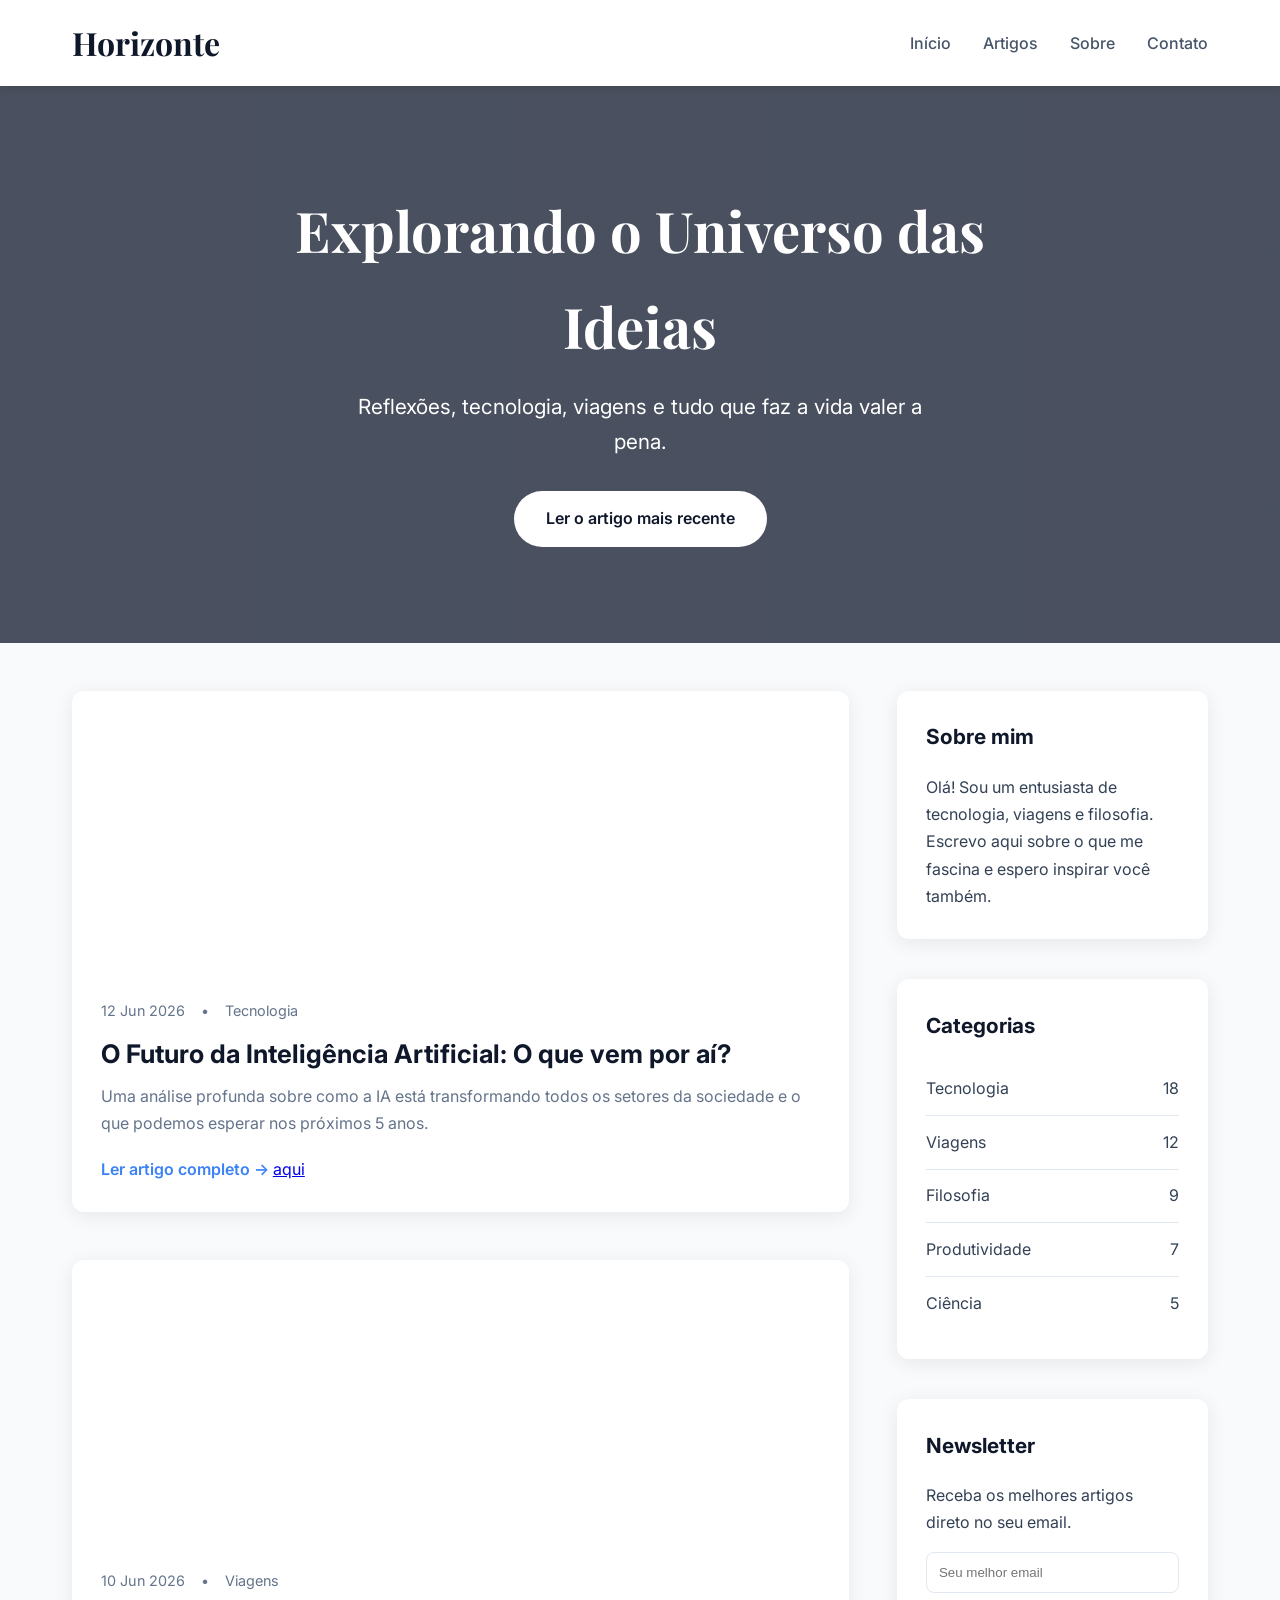
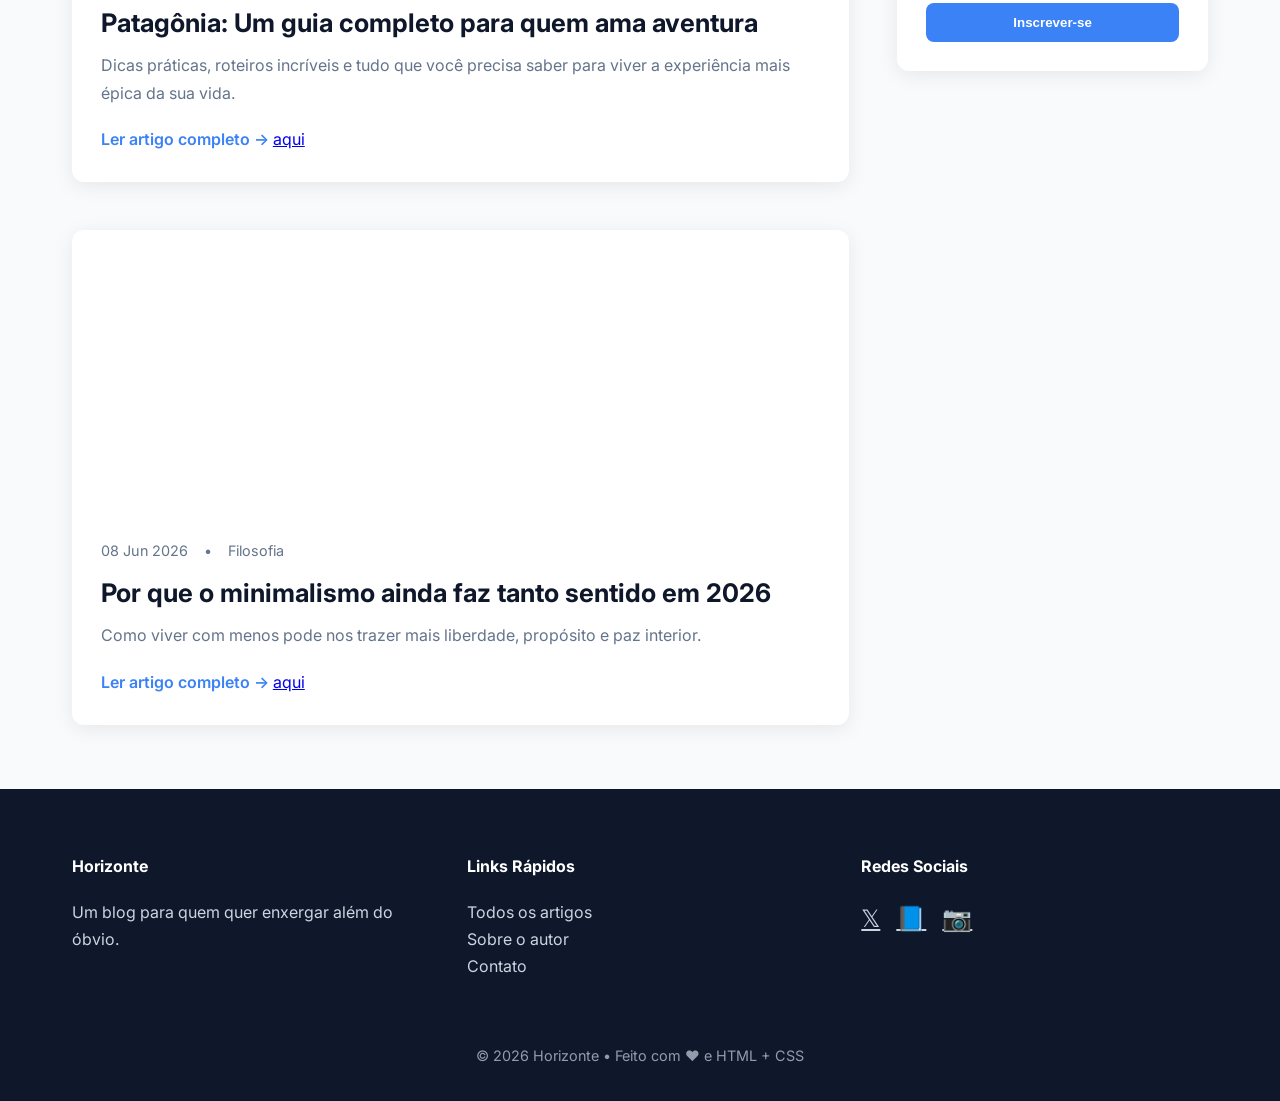
<file: index.html>
<!DOCTYPE html>
<html lang="pt-BR">
<head>
    <meta charset="UTF-8">
    <meta name="viewport" content="width=device-width, initial-scale=1.0">
    <title>Horizonte • Blog Moderno</title>
    <link rel="stylesheet" href="index.css">
</head>
<body>
    <!-- Header -->
    <header>
        <div class="nav-container">
            <a href="#" class="logo">Horizonte</a>
            <ul class="nav-links">
                <li><a href="#">Início</a></li>
                <li><a href="#">Artigos</a></li>
                <li><a href="#">Sobre</a></li>
                <li><a href="#">Contato</a></li>
            </ul>
        </div>
    </header>

    <!-- Hero -->
    <section class="hero">
        <div class="hero-content">
            <h1>Explorando o Universo das Ideias</h1>
            <p>Reflexões, tecnologia, viagens e tudo que faz a vida valer a pena.</p>
            <a href="#" style="background: white; color: #0f172a; padding: 14px 32px; border-radius: 50px; text-decoration: none; font-weight: 600; display: inline-block;">Ler o artigo mais recente</a>
        </div>
    </section>

    <div class="main-container">
        <!-- Main Posts -->
        <main class="posts">
            <!-- Post 1 -->
            <article class="post-card">
                <div class="post-image" style="background-image: url('https://picsum.photos/id/1015/800/500')"></div>
                <div class="post-content">
                    <div class="post-meta">
                        <span>12 Jun 2026</span>
                        <span>•</span>
                        <span>Tecnologia</span>
                    </div>
                    <h2 class="post-title">O Futuro da Inteligência Artificial: O que vem por aí?</h2>
                    <p class="post-excerpt">Uma análise profunda sobre como a IA está transformando todos os setores da sociedade e o que podemos esperar nos próximos 5 anos.</p>
                    <a href="#" class="read-more">Ler artigo completo →</a>
                    <a href="post.html">
                                <class="button">aqui</button>
                                </a>
                </div>
            </article>

            <!-- Post 2 -->
            <article class="post-card">
                <div class="post-image" style="background-image: url('https://picsum.photos/id/133/800/500')"></div>
                <div class="post-content">
                    <div class="post-meta">
                        <span>10 Jun 2026</span>
                        <span>•</span>
                        <span>Viagens</span>
                    </div>
                    <h2 class="post-title">Patagônia: Um guia completo para quem ama aventura</h2>
                    <p class="post-excerpt">Dicas práticas, roteiros incríveis e tudo que você precisa saber para viver a experiência mais épica da sua vida.</p>
                    <a href="#" class="read-more">Ler artigo completo →</a>  
                    <a href="post1.htm">
                                <class="button">aqui</button>
                                </a>
                </div>
            </article>

            <!-- Post 3 -->
            <article class="post-card">
                <div class="post-image" style="background-image: url('https://picsum.photos/id/201/800/500')"></div>
                <div class="post-content">
                    <div class="post-meta">
                        <span>08 Jun 2026</span>
                        <span>•</span>
                        <span>Filosofia</span>
                    </div>
                    <h2 class="post-title">Por que o minimalismo ainda faz tanto sentido em 2026</h2>
                    <p class="post-excerpt">Como viver com menos pode nos trazer mais liberdade, propósito e paz interior.</p>
                    <a href="#" class="read-more">Ler artigo completo →</a>  
                    <a href="post.html">
                                <class="button">aqui</button>
                                </a>
                </div>
            </article>
        </main>

        <!-- Sidebar -->
        <aside class="sidebar">
            <!-- About -->
            <div class="sidebar-card">
                <h3>Sobre mim</h3>
                <p>Olá! Sou um entusiasta de tecnologia, viagens e filosofia. Escrevo aqui sobre o que me fascina e espero inspirar você também.</p>
            </div>

            <!-- Categories -->
            <div class="sidebar-card">
                <h3>Categorias</h3>
                <div class="category"><span>Tecnologia</span><span>18</span></div>
                <div class="category"><span>Viagens</span><span>12</span></div>
                <div class="category"><span>Filosofia</span><span>9</span></div>
                <div class="category"><span>Produtividade</span><span>7</span></div>
                <div class="category"><span>Ciência</span><span>5</span></div>
            </div>

            <!-- Newsletter -->
            <div class="sidebar-card">
                <h3>Newsletter</h3>
                <p style="margin-bottom: 1rem;">Receba os melhores artigos direto no seu email.</p>
                <input type="email" placeholder="Seu melhor email" style="width: 100%; padding: 12px; border: 1px solid #e2e8f0; border-radius: 8px; margin-bottom: 10px;">
                <button style="width: 100%; padding: 12px; background: var(--primary); color: white; border: none; border-radius: 8px; font-weight: 600; cursor: pointer;">Inscrever-se</button>
            </div>
        </aside>
    </div>

    <!-- Footer -->
    <footer>
        <div class="footer-content">
            <div class="footer-column">
                <h4>Horizonte</h4>
                <p>Um blog para quem quer enxergar além do óbvio.</p>
            </div>
            <div class="footer-column">
                <h4>Links Rápidos</h4>
                <p><a href="#" style="color: #cbd5e1; text-decoration: none;">Todos os artigos</a></p>
                <p><a href="#" style="color: #cbd5e1; text-decoration: none;">Sobre o autor</a></p>
                <p><a href="#" style="color: #cbd5e1; text-decoration: none;">Contato</a></p>
            </div>
            <div class="footer-column">
                <h4>Redes Sociais</h4>
                <div class="social-links">
                    <a href="#">𝕏</a>
                    <a href="#">📘</a>
                    <a href="#">📷</a>
                </div>
            </div>
        </div>
        <div style="text-align: center; margin-top: 4rem; font-size: 0.9rem; opacity: 0.7;">
            © 2026 Horizonte • Feito com ❤️ e HTML + CSS
        </div>
    </footer>
</body>
</html>
</file>
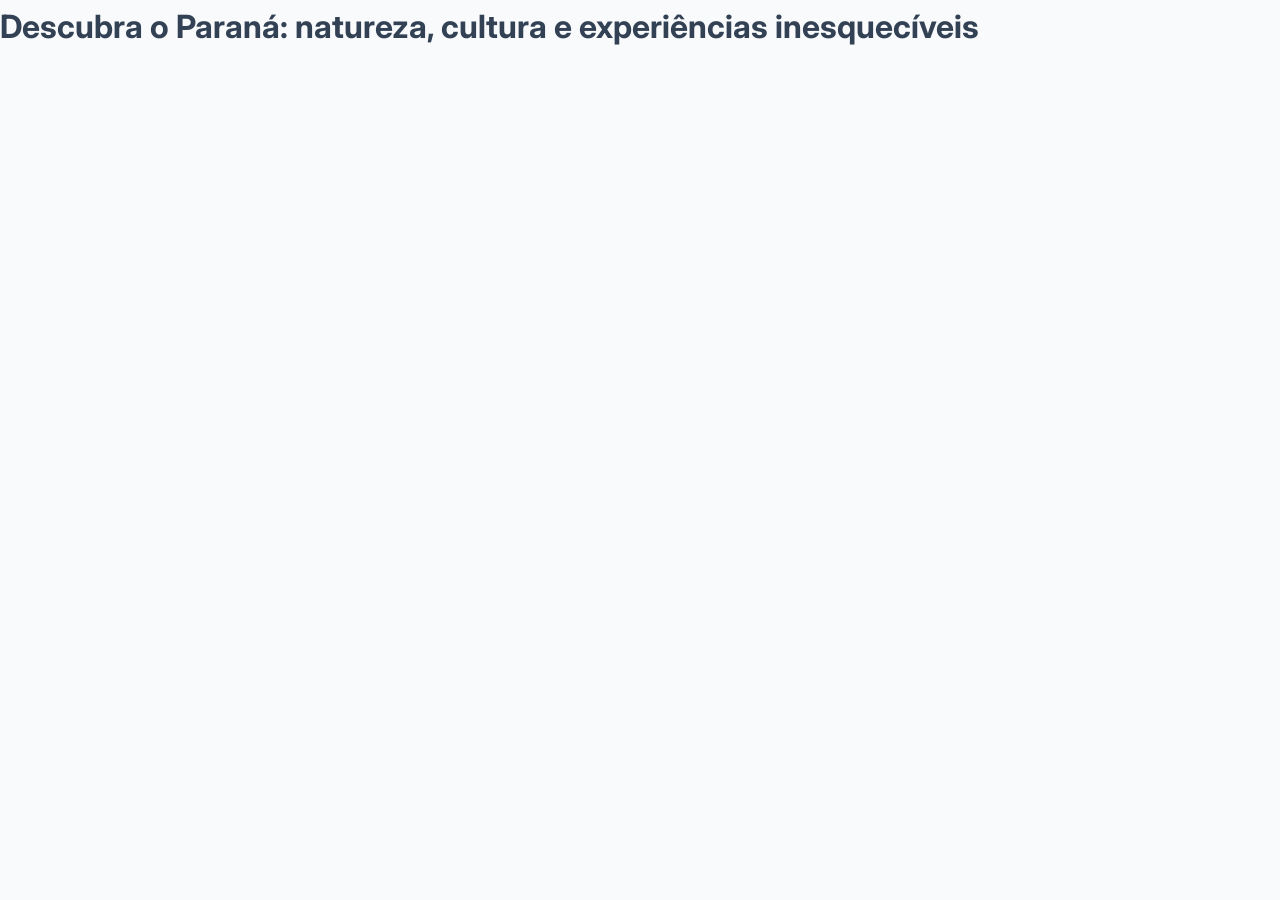
<file: post1.htm>
<!DOCTYPE html>
<html lang="en">
<head>
    <link rel="stylesheet" href="index.css">
    <meta charset="UTF-8">
    <meta name="viewport" content="width=device-width, initial-scale=1.0">
    <title>melhores detinos do parana </title>
</head>
<body>
    <h1>Descubra o Paraná: natureza, cultura e experiências inesquecíveis</h1>
</body>
</html>
</file>
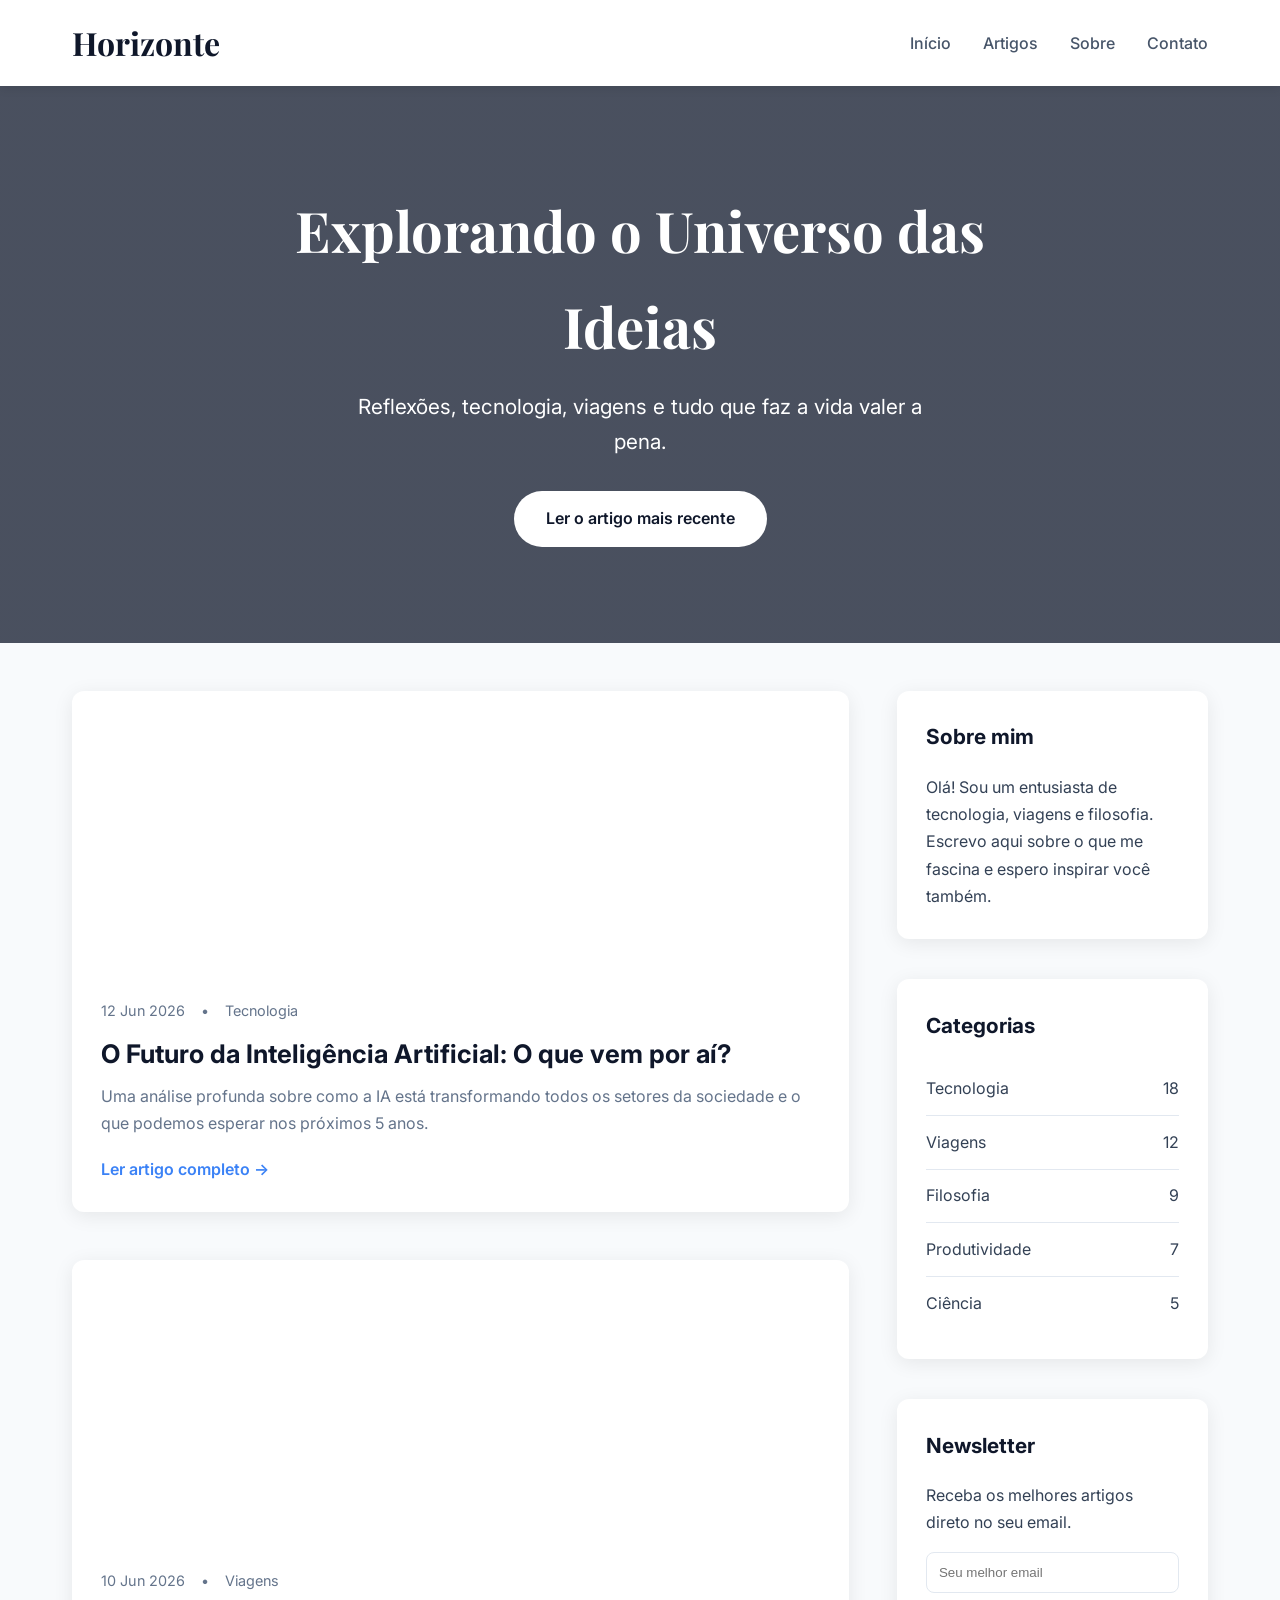
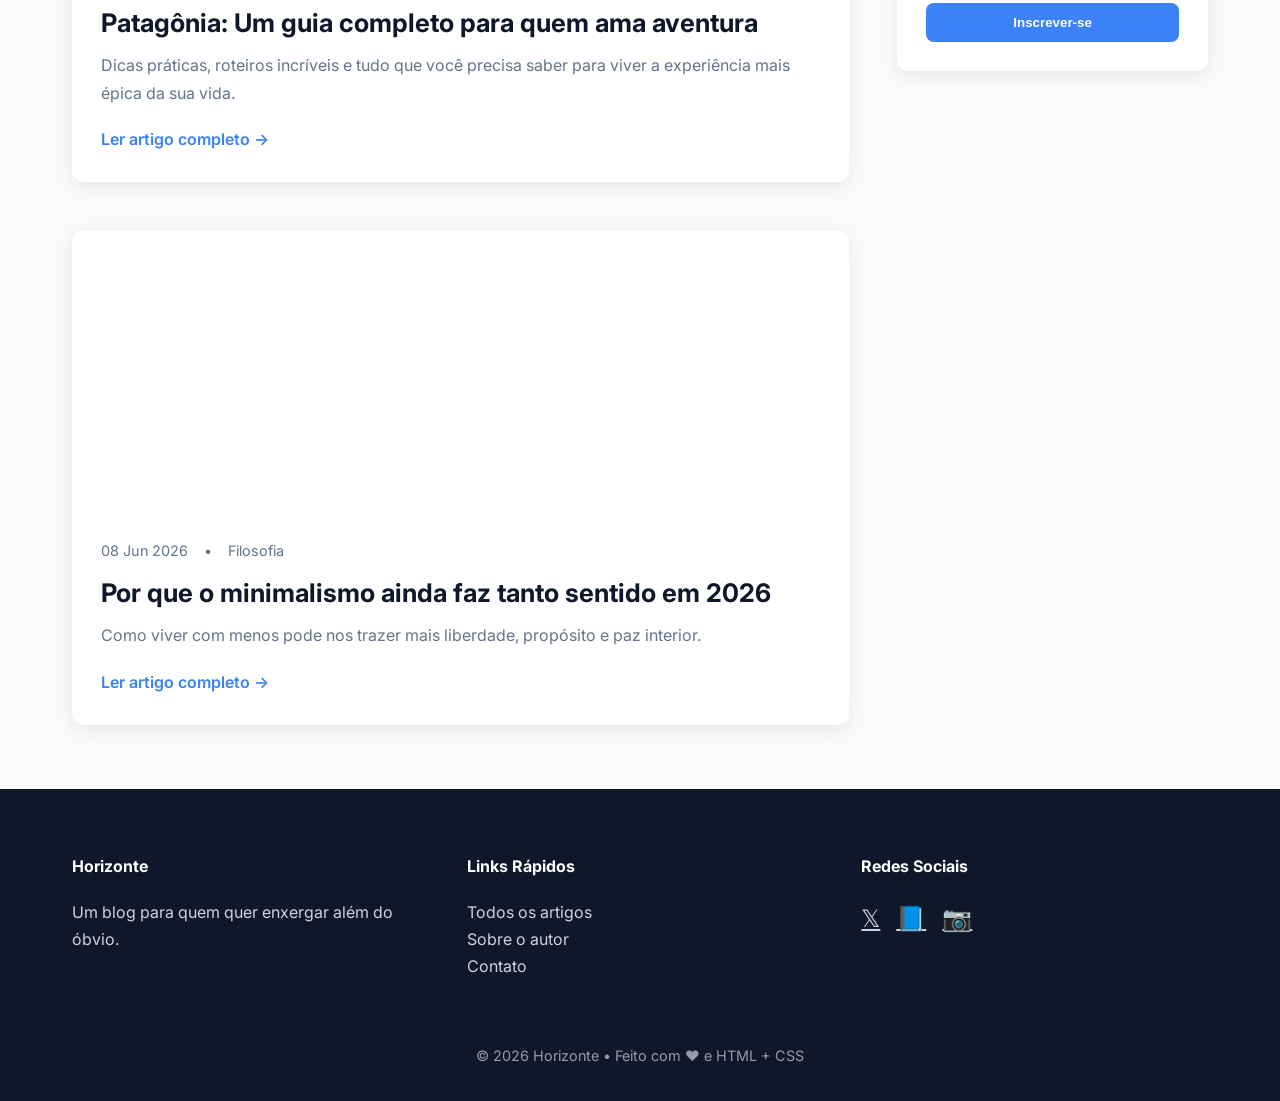
<file: site/inex.html>
<!DOCTYPE html>
<html lang="pt-BR">
<head>
    <meta charset="UTF-8">
    <meta name="viewport" content="width=device-width, initial-scale=1.0">
    <title>Horizonte • Blog Moderno</title>
    <link rel="stylesheet" href="index.css">
</head>
<body>
    <!-- Header -->
    <header>
        <div class="nav-container">
            <a href="#" class="logo">Horizonte</a>
            <ul class="nav-links">
                <li><a href="#">Início</a></li>
                <li><a href="#">Artigos</a></li>
                <li><a href="#">Sobre</a></li>
                <li><a href="#">Contato</a></li>
            </ul>
        </div>
    </header>

    <!-- Hero -->
    <section class="hero">
        <div class="hero-content">
            <h1>Explorando o Universo das Ideias</h1>
            <p>Reflexões, tecnologia, viagens e tudo que faz a vida valer a pena.</p>
            <a href="#" style="background: white; color: #0f172a; padding: 14px 32px; border-radius: 50px; text-decoration: none; font-weight: 600; display: inline-block;">Ler o artigo mais recente</a>
        </div>
    </section>

    <div class="main-container">
        <!-- Main Posts -->
        <main class="posts">
            <!-- Post 1 -->
            <article class="post-card">
                <div class="post-image" style="background-image: url('https://picsum.photos/id/1015/800/500')"></div>
                <div class="post-content">
                    <div class="post-meta">
                        <span>12 Jun 2026</span>
                        <span>•</span>
                        <span>Tecnologia</span>
                    </div>
                    <h2 class="post-title">O Futuro da Inteligência Artificial: O que vem por aí?</h2>
                    <p class="post-excerpt">Uma análise profunda sobre como a IA está transformando todos os setores da sociedade e o que podemos esperar nos próximos 5 anos.</p>
                    <a href="#" class="read-more">Ler artigo completo →</a>
                </div>
            </article>

            <!-- Post 2 -->
            <article class="post-card">
                <div class="post-image" style="background-image: url('https://picsum.photos/id/133/800/500')"></div>
                <div class="post-content">
                    <div class="post-meta">
                        <span>10 Jun 2026</span>
                        <span>•</span>
                        <span>Viagens</span>
                    </div>
                    <h2 class="post-title">Patagônia: Um guia completo para quem ama aventura</h2>
                    <p class="post-excerpt">Dicas práticas, roteiros incríveis e tudo que você precisa saber para viver a experiência mais épica da sua vida.</p>
                    <a href="#" class="read-more">Ler artigo completo →</a>
                </div>
            </article>

            <!-- Post 3 -->
            <article class="post-card">
                <div class="post-image" style="background-image: url('https://picsum.photos/id/201/800/500')"></div>
                <div class="post-content">
                    <div class="post-meta">
                        <span>08 Jun 2026</span>
                        <span>•</span>
                        <span>Filosofia</span>
                    </div>
                    <h2 class="post-title">Por que o minimalismo ainda faz tanto sentido em 2026</h2>
                    <p class="post-excerpt">Como viver com menos pode nos trazer mais liberdade, propósito e paz interior.</p>
                    <a href="#" class="read-more">Ler artigo completo →</a>
                </div>
            </article>
        </main>

        <!-- Sidebar -->
        <aside class="sidebar">
            <!-- About -->
            <div class="sidebar-card">
                <h3>Sobre mim</h3>
                <p>Olá! Sou um entusiasta de tecnologia, viagens e filosofia. Escrevo aqui sobre o que me fascina e espero inspirar você também.</p>
            </div>

            <!-- Categories -->
            <div class="sidebar-card">
                <h3>Categorias</h3>
                <div class="category"><span>Tecnologia</span><span>18</span></div>
                <div class="category"><span>Viagens</span><span>12</span></div>
                <div class="category"><span>Filosofia</span><span>9</span></div>
                <div class="category"><span>Produtividade</span><span>7</span></div>
                <div class="category"><span>Ciência</span><span>5</span></div>
            </div>

            <!-- Newsletter -->
            <div class="sidebar-card">
                <h3>Newsletter</h3>
                <p style="margin-bottom: 1rem;">Receba os melhores artigos direto no seu email.</p>
                <input type="email" placeholder="Seu melhor email" style="width: 100%; padding: 12px; border: 1px solid #e2e8f0; border-radius: 8px; margin-bottom: 10px;">
                <button style="width: 100%; padding: 12px; background: var(--primary); color: white; border: none; border-radius: 8px; font-weight: 600; cursor: pointer;">Inscrever-se</button>
            </div>
        </aside>
    </div>

    <!-- Footer -->
    <footer>
        <div class="footer-content">
            <div class="footer-column">
                <h4>Horizonte</h4>
                <p>Um blog para quem quer enxergar além do óbvio.</p>
            </div>
            <div class="footer-column">
                <h4>Links Rápidos</h4>
                <p><a href="#" style="color: #cbd5e1; text-decoration: none;">Todos os artigos</a></p>
                <p><a href="#" style="color: #cbd5e1; text-decoration: none;">Sobre o autor</a></p>
                <p><a href="#" style="color: #cbd5e1; text-decoration: none;">Contato</a></p>
            </div>
            <div class="footer-column">
                <h4>Redes Sociais</h4>
                <div class="social-links">
                    <a href="#">𝕏</a>
                    <a href="#">📘</a>
                    <a href="#">📷</a>
                </div>
            </div>
        </div>
        <div style="text-align: center; margin-top: 4rem; font-size: 0.9rem; opacity: 0.7;">
            © 2026 Horizonte • Feito com ❤️ e HTML + CSS
        </div>
    </footer>
</body>
</html>
</file>
<file: index.css>
@import url('https://fonts.googleapis.com/css2?family=Inter:wght@400;500;600&family=Playfair+Display:wght@700&display=swap');

:root {
    --primary: #3b82f6;
    --dark: #0f172a;
    --light: #f8fafc;
}

* {
    margin: 0;
    padding: 0;
    box-sizing: border-box;
}

body {
    font-family: 'Inter', sans-serif;
    line-height: 1.7;
    color: #334155;
    background-color: #fcfeff;
}

header {
    background: white;
    box-shadow: 0 2px 10px rgba(0, 0, 0, 0.1);
    position: sticky;
    top: 0;
    z-index: 100;
}

.nav-container {
    max-width: 1200px;
    margin: 0 auto;
    padding: 1rem 2rem;
    display: flex;
    justify-content: space-between;
    align-items: center;
}

.logo {
    font-family: 'Playfair Display', serif;
    font-size: 2rem;
    font-weight: 700;
    color: var(--dark);
    text-decoration: none;
}

.nav-links {
    display: flex;
    gap: 2rem;
    list-style: none;
}

.nav-links a {
    text-decoration: none;
    color: #475569;
    font-weight: 500;
    transition: color 0.3s;
}

.nav-links a:hover {
    color: var(--primary);
}

.hero {
    background: linear-gradient(rgba(15, 23, 42, 0.75), rgba(15, 23, 42, 0.75)), url('https://picsum.photos/id/1015/2000/1200') center/cover no-repeat;
    color: rgb(8, 8, 8);
    padding: 6rem 0;
    text-align: center;
}

.hero-content {
    max-width: 800px;
    margin: 0 auto;
    padding: 0 1rem;
}

.hero h1 {
    font-size: 3.5rem;
    margin-bottom: 1rem;
    font-family: 'Playfair Display', serif;
}

.hero p {
    font-size: 1.3rem;
    max-width: 600px;
    margin: 0 auto 2rem;
}

.main-container {
    max-width: 1200px;
    margin: 3rem auto;
    padding: 0 2rem;
    display: grid;
    grid-template-columns: 2.5fr 1fr;
    gap: 3rem;
}

.posts {
    display: flex;
    flex-direction: column;
    gap: 3rem;
}

.post-card {
    background: white;
    border-radius: 12px;
    overflow: hidden;
    box-shadow: 0 4px 20px rgba(0, 0, 0, 0.08);
    transition: transform 0.3s, box-shadow 0.3s;
}

.post-card:hover {
    transform: translateY(-8px);
    box-shadow: 0 20px 40px rgba(0, 0, 0, 0.12);
}

.post-image {
    height: 280px;
    background-size: cover;
    background-position: center;
}

.post-content {
    padding: 1.8rem;
}

.post-meta {
    display: flex;
    gap: 1rem;
    font-size: 0.9rem;
    color: #64748b;
    margin-bottom: 0.8rem;
}

.post-title {
    font-size: 1.6rem;
    margin-bottom: 0.8rem;
    line-height: 1.3;
    color: var(--dark);
}

.post-excerpt {
    color: #64748b;
    margin-bottom: 1.2rem;
}

.read-more {
    color: var(--primary);
    text-decoration: none;
    font-weight: 600;
    display: inline-flex;
    align-items: center;
    gap: 0.5rem;
}

.sidebar {
    display: flex;
    flex-direction: column;
    gap: 2.5rem;
}

.sidebar-card {
    background: white;
    border-radius: 12px;
    padding: 1.8rem;
    box-shadow: 0 4px 20px rgba(0, 0, 0, 0.08);
}

.sidebar h3 {
    margin-bottom: 1.2rem;
    color: var(--dark);
    font-size: 1.3rem;
}

.category {
    display: flex;
    justify-content: space-between;
    padding: 0.8rem 0;
    border-bottom: 1px solid #e2e8f0;
}

.category:last-child {
    border-bottom: none;
}

footer {
    background: var(--dark);
    color: #cbd5e1;
    padding: 4rem 0 2rem;
    margin-top: 4rem;
}

.footer-content {
    max-width: 1200px;
    margin: 0 auto;
    padding: 0 2rem;
    display: grid;
    grid-template-columns: repeat(auto-fit, minmax(250px, 1fr));
    gap: 3rem;
}

.footer-column h4 {
    color: white;
    margin-bottom: 1.2rem;
}

.social-links {
    display: flex;
    gap: 1rem;
    margin-top: 1rem;
}

.social-links a {
    color: #cbd5e1;
    font-size: 1.5rem;
    transition: color 0.3s;
}

.social-links a:hover {
    color: var(--primary);
}

@media (max-width: 768px) {
    .main-container {
        grid-template-columns: 1fr;
    }
    .hero h1 {
        font-size: 2.8rem;
    }
}        @import url('https://fonts.googleapis.com/css2?family=Inter:wght@400;500;600&family=Playfair+Display:wght@700&display=swap');

:root {
    --primary: #3b82f6;
    --dark: #0f172a;
    --light: #f8fafc;
}

* {
    margin: 0;
    padding: 0;
    box-sizing: border-box;
}

body {
    font-family: 'Inter', sans-serif;
    line-height: 1.7;
    color: #334155;
    background-color: #f8fafc;
}

header {
    background: white;
    box-shadow: 0 2px 10px rgba(0, 0, 0, 0.1);
    position: sticky;
    top: 0;
    z-index: 100;
}

.nav-container {
    max-width: 1200px;
    margin: 0 auto;
    padding: 1rem 2rem;
    display: flex;
    justify-content: space-between;
    align-items: center;
}

.logo {
    font-family: 'Playfair Display', serif;
    font-size: 2rem;
    font-weight: 700;
    color: var(--dark);
    text-decoration: none;
}

.nav-links {
    display: flex;
    gap: 2rem;
    list-style: none;
}

.nav-links a {
    text-decoration: none;
    color: #475569;
    font-weight: 500;
    transition: color 0.3s;
}

.nav-links a:hover {
    color: var(--primary);
}

.hero {
    background: linear-gradient(rgba(15, 23, 42, 0.75), rgba(15, 23, 42, 0.75)), url('https://picsum.photos/id/1015/2000/1200') center/cover no-repeat;
    color: white;
    padding: 6rem 0;
    text-align: center;
}

.hero-content {
    max-width: 800px;
    margin: 0 auto;
    padding: 0 1rem;
}

.hero h1 {
    font-size: 3.5rem;
    margin-bottom: 1rem;
    font-family: 'Playfair Display', serif;
}

.hero p {
    font-size: 1.3rem;
    max-width: 600px;
    margin: 0 auto 2rem;
}

.main-container {
    max-width: 1200px;
    margin: 3rem auto;
    padding: 0 2rem;
    display: grid;
    grid-template-columns: 2.5fr 1fr;
    gap: 3rem;
}

.posts {
    display: flex;
    flex-direction: column;
    gap: 3rem;
}

.post-card {
    background: white;
    border-radius: 12px;
    overflow: hidden;
    box-shadow: 0 4px 20px rgba(0, 0, 0, 0.08);
    transition: transform 0.3s, box-shadow 0.3s;
}

.post-card:hover {
    transform: translateY(-8px);
    box-shadow: 0 20px 40px rgba(0, 0, 0, 0.12);
}

.post-image {
    height: 280px;
    background-size: cover;
    background-position: center;
}

.post-content {
    padding: 1.8rem;
}

.post-meta {
    display: flex;
    gap: 1rem;
    font-size: 0.9rem;
    color: #64748b;
    margin-bottom: 0.8rem;
}

.post-title {
    font-size: 1.6rem;
    margin-bottom: 0.8rem;
    line-height: 1.3;
    color: var(--dark);
}

.post-excerpt {
    color: #64748b;
    margin-bottom: 1.2rem;
}
.button{
    background-color: #92c1f7;
    color: white;
    border: 2px solid white;
    border-radius: 8px;
    padding: 10px 20px;
    cursor: pointer;
}
.read-more {
    color: var(--primary);
    text-decoration: none;
    font-weight: 600;
    display: inline-flex;
    align-items: center;
    gap: 0.5rem;
}

.sidebar {
    display: flex;
    flex-direction: column;
    gap: 2.5rem;
}

.sidebar-card {
    background: white;
    border-radius: 12px;
    padding: 1.8rem;
    box-shadow: 0 4px 20px rgba(0, 0, 0, 0.08);
}

.sidebar h3 {
    margin-bottom: 1.2rem;
    color: var(--dark);
    font-size: 1.3rem;
}

.category {
    display: flex;
    justify-content: space-between;
    padding: 0.8rem 0;
    border-bottom: 1px solid #e2e8f0;
}

.category:last-child {
    border-bottom: none;
}

footer {
    background: var(--dark);
    color: #cbd5e1;
    padding: 4rem 0 2rem;
    margin-top: 4rem;
}

.footer-content {
    max-width: 1200px;
    margin: 0 auto;
    padding: 0 2rem;
    display: grid;
    grid-template-columns: repeat(auto-fit, minmax(250px, 1fr));
    gap: 3rem;
}

.footer-column h4 {
    color: white;
    margin-bottom: 1.2rem;
}

.social-links {
    display: flex;
    gap: 1rem;
    margin-top: 1rem;
}

.social-links a {
    color: #cbd5e1;
    font-size: 1.5rem;
    transition: color 0.3s;
}

.social-links a:hover {
    color: var(--primary);
}

@media (max-width: 768px) {
    .main-container {
        grid-template-columns: 1fr;
    }
    .hero h1 {
        font-size: 2.8rem;
    }
}
</file>
<file: site/index.css>
@import url('https://fonts.googleapis.com/css2?family=Inter:wght@400;500;600&family=Playfair+Display:wght@700&display=swap');

:root {
    --primary: #3b82f6;
    --dark: #0f172a;
    --light: #f8fafc;
}

* {
    margin: 0;
    padding: 0;
    box-sizing: border-box;
}

body {
    font-family: 'Inter', sans-serif;
    line-height: 1.7;
    color: #334155;
    background-color: #fcfeff;
}

header {
    background: white;
    box-shadow: 0 2px 10px rgba(0, 0, 0, 0.1);
    position: sticky;
    top: 0;
    z-index: 100;
}

.nav-container {
    max-width: 1200px;
    margin: 0 auto;
    padding: 1rem 2rem;
    display: flex;
    justify-content: space-between;
    align-items: center;
}

.logo {
    font-family: 'Playfair Display', serif;
    font-size: 2rem;
    font-weight: 700;
    color: var(--dark);
    text-decoration: none;
}

.nav-links {
    display: flex;
    gap: 2rem;
    list-style: none;
}

.nav-links a {
    text-decoration: none;
    color: #475569;
    font-weight: 500;
    transition: color 0.3s;
}

.nav-links a:hover {
    color: var(--primary);
}

.hero {
    background: linear-gradient(rgba(15, 23, 42, 0.75), rgba(15, 23, 42, 0.75)), url('https://picsum.photos/id/1015/2000/1200') center/cover no-repeat;
    color: rgb(8, 8, 8);
    padding: 6rem 0;
    text-align: center;
}

.hero-content {
    max-width: 800px;
    margin: 0 auto;
    padding: 0 1rem;
}

.hero h1 {
    font-size: 3.5rem;
    margin-bottom: 1rem;
    font-family: 'Playfair Display', serif;
}

.hero p {
    font-size: 1.3rem;
    max-width: 600px;
    margin: 0 auto 2rem;
}

.main-container {
    max-width: 1200px;
    margin: 3rem auto;
    padding: 0 2rem;
    display: grid;
    grid-template-columns: 2.5fr 1fr;
    gap: 3rem;
}

.posts {
    display: flex;
    flex-direction: column;
    gap: 3rem;
}

.post-card {
    background: white;
    border-radius: 12px;
    overflow: hidden;
    box-shadow: 0 4px 20px rgba(0, 0, 0, 0.08);
    transition: transform 0.3s, box-shadow 0.3s;
}

.post-card:hover {
    transform: translateY(-8px);
    box-shadow: 0 20px 40px rgba(0, 0, 0, 0.12);
}

.post-image {
    height: 280px;
    background-size: cover;
    background-position: center;
}

.post-content {
    padding: 1.8rem;
}

.post-meta {
    display: flex;
    gap: 1rem;
    font-size: 0.9rem;
    color: #64748b;
    margin-bottom: 0.8rem;
}

.post-title {
    font-size: 1.6rem;
    margin-bottom: 0.8rem;
    line-height: 1.3;
    color: var(--dark);
}

.post-excerpt {
    color: #64748b;
    margin-bottom: 1.2rem;
}

.read-more {
    color: var(--primary);
    text-decoration: none;
    font-weight: 600;
    display: inline-flex;
    align-items: center;
    gap: 0.5rem;
}

.sidebar {
    display: flex;
    flex-direction: column;
    gap: 2.5rem;
}

.sidebar-card {
    background: white;
    border-radius: 12px;
    padding: 1.8rem;
    box-shadow: 0 4px 20px rgba(0, 0, 0, 0.08);
}

.sidebar h3 {
    margin-bottom: 1.2rem;
    color: var(--dark);
    font-size: 1.3rem;
}

.category {
    display: flex;
    justify-content: space-between;
    padding: 0.8rem 0;
    border-bottom: 1px solid #e2e8f0;
}

.category:last-child {
    border-bottom: none;
}

footer {
    background: var(--dark);
    color: #cbd5e1;
    padding: 4rem 0 2rem;
    margin-top: 4rem;
}

.footer-content {
    max-width: 1200px;
    margin: 0 auto;
    padding: 0 2rem;
    display: grid;
    grid-template-columns: repeat(auto-fit, minmax(250px, 1fr));
    gap: 3rem;
}

.footer-column h4 {
    color: white;
    margin-bottom: 1.2rem;
}

.social-links {
    display: flex;
    gap: 1rem;
    margin-top: 1rem;
}

.social-links a {
    color: #cbd5e1;
    font-size: 1.5rem;
    transition: color 0.3s;
}

.social-links a:hover {
    color: var(--primary);
}

@media (max-width: 768px) {
    .main-container {
        grid-template-columns: 1fr;
    }
    .hero h1 {
        font-size: 2.8rem;
    }
}        @import url('https://fonts.googleapis.com/css2?family=Inter:wght@400;500;600&family=Playfair+Display:wght@700&display=swap');

:root {
    --primary: #3b82f6;
    --dark: #0f172a;
    --light: #f8fafc;
}

* {
    margin: 0;
    padding: 0;
    box-sizing: border-box;
}

body {
    font-family: 'Inter', sans-serif;
    line-height: 1.7;
    color: #334155;
    background-color: #f8fafc;
}

header {
    background: white;
    box-shadow: 0 2px 10px rgba(0, 0, 0, 0.1);
    position: sticky;
    top: 0;
    z-index: 100;
}

.nav-container {
    max-width: 1200px;
    margin: 0 auto;
    padding: 1rem 2rem;
    display: flex;
    justify-content: space-between;
    align-items: center;
}

.logo {
    font-family: 'Playfair Display', serif;
    font-size: 2rem;
    font-weight: 700;
    color: var(--dark);
    text-decoration: none;
}

.nav-links {
    display: flex;
    gap: 2rem;
    list-style: none;
}

.nav-links a {
    text-decoration: none;
    color: #475569;
    font-weight: 500;
    transition: color 0.3s;
}

.nav-links a:hover {
    color: var(--primary);
}

.hero {
    background: linear-gradient(rgba(15, 23, 42, 0.75), rgba(15, 23, 42, 0.75)), url('https://picsum.photos/id/1015/2000/1200') center/cover no-repeat;
    color: white;
    padding: 6rem 0;
    text-align: center;
}

.hero-content {
    max-width: 800px;
    margin: 0 auto;
    padding: 0 1rem;
}

.hero h1 {
    font-size: 3.5rem;
    margin-bottom: 1rem;
    font-family: 'Playfair Display', serif;
}

.hero p {
    font-size: 1.3rem;
    max-width: 600px;
    margin: 0 auto 2rem;
}

.main-container {
    max-width: 1200px;
    margin: 3rem auto;
    padding: 0 2rem;
    display: grid;
    grid-template-columns: 2.5fr 1fr;
    gap: 3rem;
}

.posts {
    display: flex;
    flex-direction: column;
    gap: 3rem;
}

.post-card {
    background: white;
    border-radius: 12px;
    overflow: hidden;
    box-shadow: 0 4px 20px rgba(0, 0, 0, 0.08);
    transition: transform 0.3s, box-shadow 0.3s;
}

.post-card:hover {
    transform: translateY(-8px);
    box-shadow: 0 20px 40px rgba(0, 0, 0, 0.12);
}

.post-image {
    height: 280px;
    background-size: cover;
    background-position: center;
}

.post-content {
    padding: 1.8rem;
}

.post-meta {
    display: flex;
    gap: 1rem;
    font-size: 0.9rem;
    color: #64748b;
    margin-bottom: 0.8rem;
}

.post-title {
    font-size: 1.6rem;
    margin-bottom: 0.8rem;
    line-height: 1.3;
    color: var(--dark);
}

.post-excerpt {
    color: #64748b;
    margin-bottom: 1.2rem;
}

.read-more {
    color: var(--primary);
    text-decoration: none;
    font-weight: 600;
    display: inline-flex;
    align-items: center;
    gap: 0.5rem;
}

.sidebar {
    display: flex;
    flex-direction: column;
    gap: 2.5rem;
}

.sidebar-card {
    background: white;
    border-radius: 12px;
    padding: 1.8rem;
    box-shadow: 0 4px 20px rgba(0, 0, 0, 0.08);
}

.sidebar h3 {
    margin-bottom: 1.2rem;
    color: var(--dark);
    font-size: 1.3rem;
}

.category {
    display: flex;
    justify-content: space-between;
    padding: 0.8rem 0;
    border-bottom: 1px solid #e2e8f0;
}

.category:last-child {
    border-bottom: none;
}

footer {
    background: var(--dark);
    color: #cbd5e1;
    padding: 4rem 0 2rem;
    margin-top: 4rem;
}

.footer-content {
    max-width: 1200px;
    margin: 0 auto;
    padding: 0 2rem;
    display: grid;
    grid-template-columns: repeat(auto-fit, minmax(250px, 1fr));
    gap: 3rem;
}

.footer-column h4 {
    color: white;
    margin-bottom: 1.2rem;
}

.social-links {
    display: flex;
    gap: 1rem;
    margin-top: 1rem;
}

.social-links a {
    color: #cbd5e1;
    font-size: 1.5rem;
    transition: color 0.3s;
}

.social-links a:hover {
    color: var(--primary);
}

@media (max-width: 768px) {
    .main-container {
        grid-template-columns: 1fr;
    }
    .hero h1 {
        font-size: 2.8rem;
    }
}
</file>
